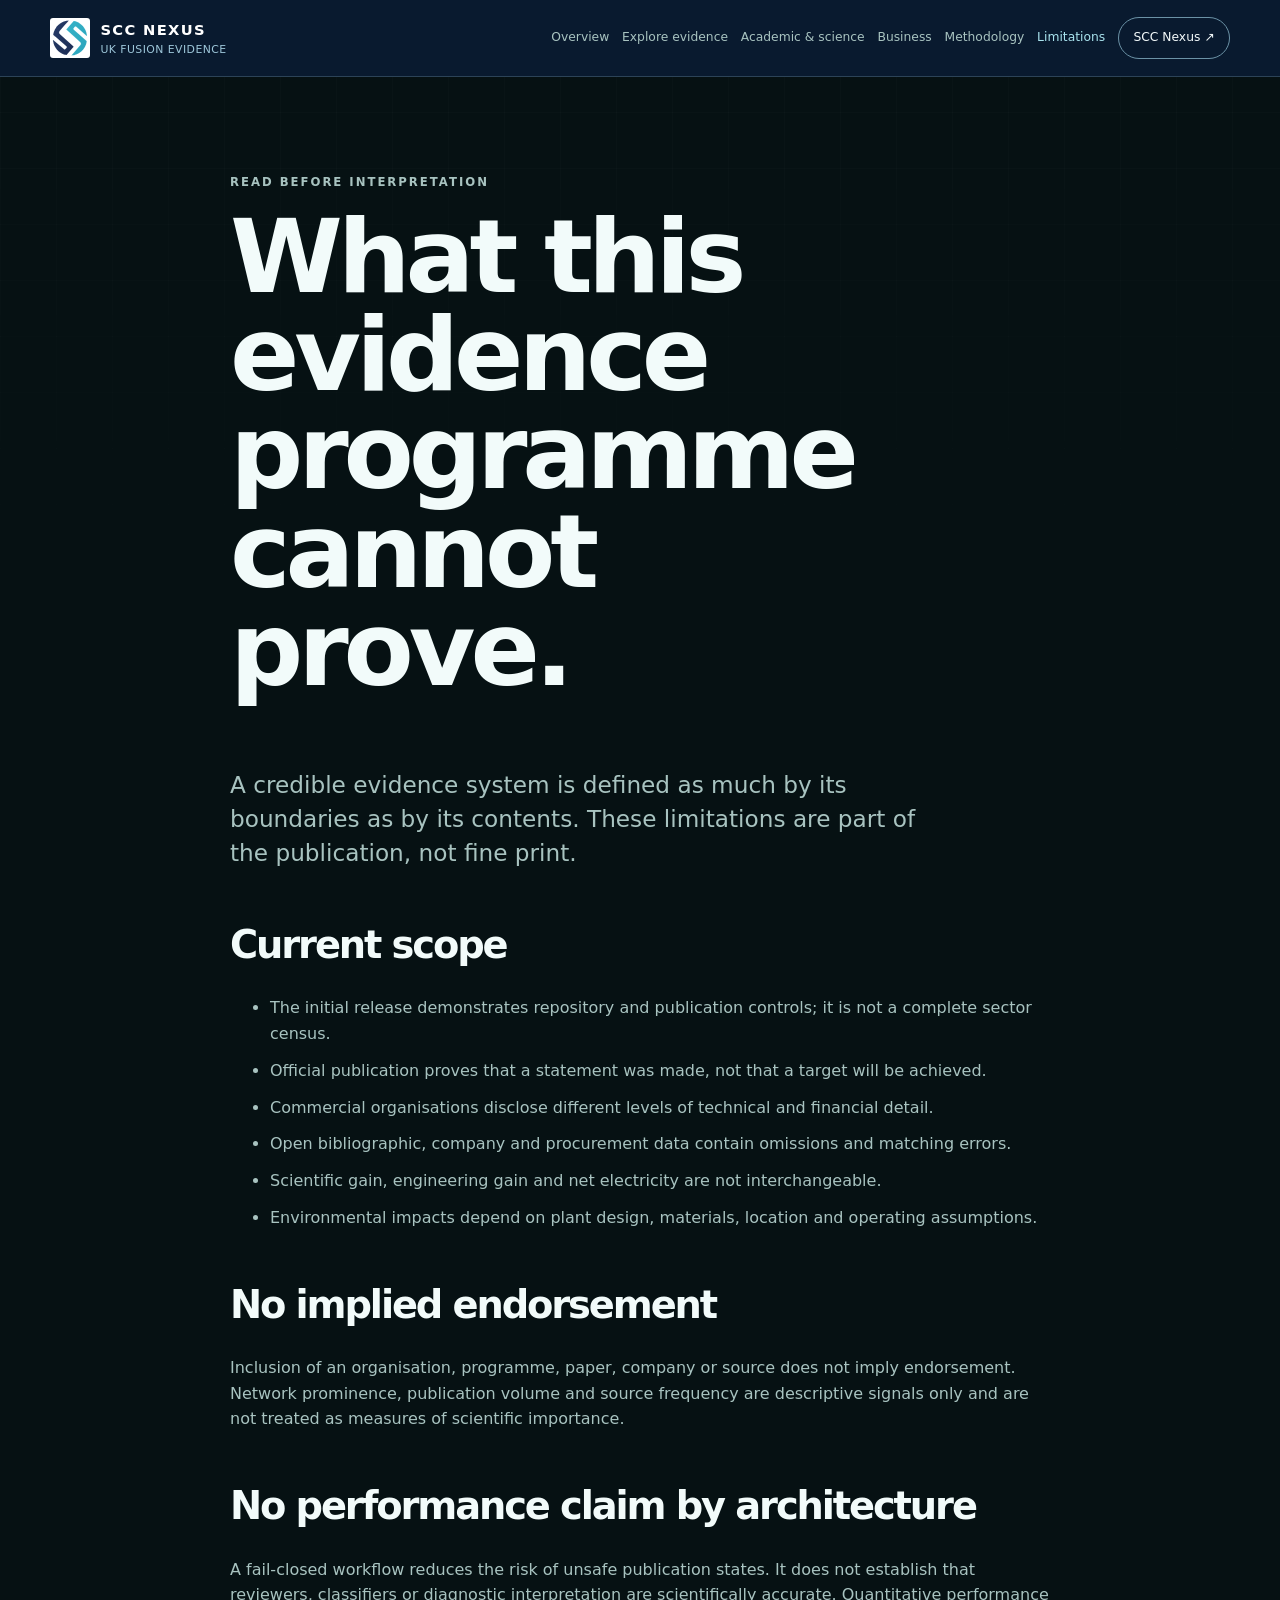
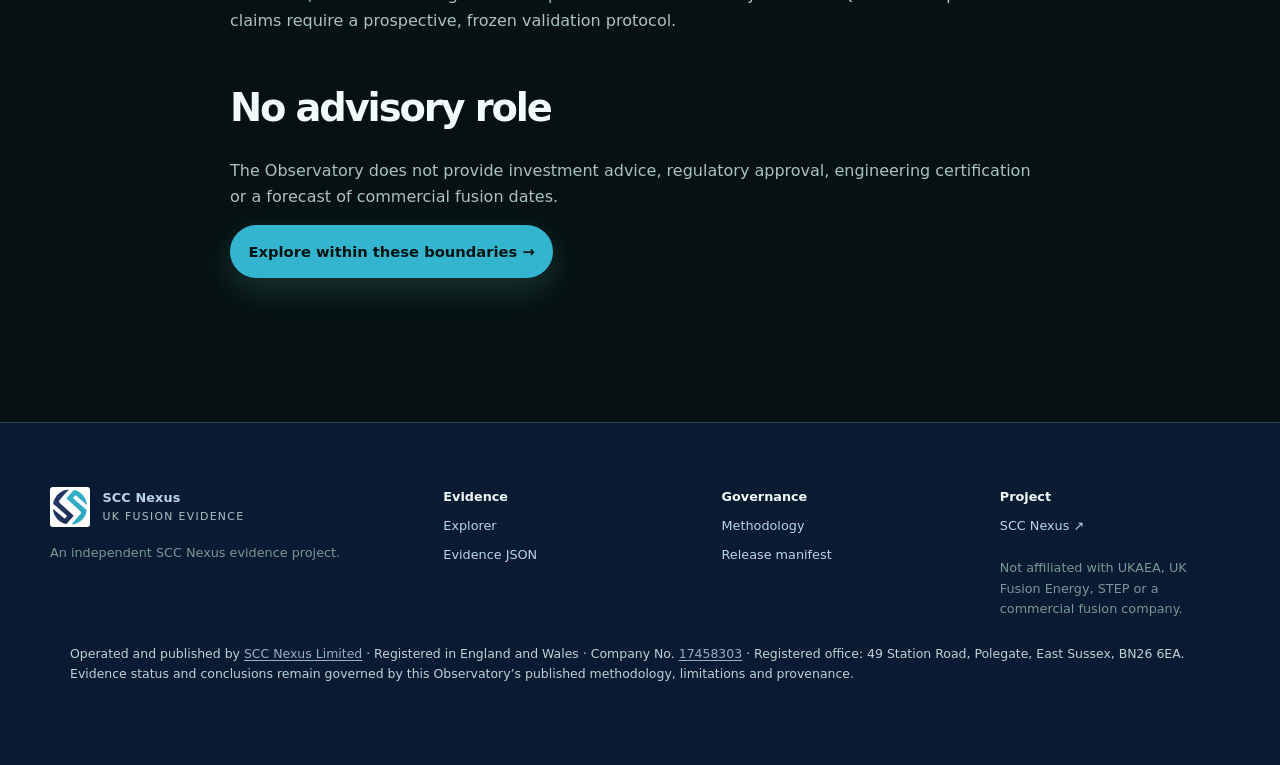
<file: docs/limitations.html>
<!doctype html>
<html lang="en-GB"><head><meta charset="utf-8"><meta name="viewport" content="width=device-width,initial-scale=1"><meta name="description" content="Limitations and interpretation boundaries for SCC Nexus UK Fusion Evidence.">  <meta name="theme-color" content="#071315">
  <meta name="application-name" content="Fusion Evidence">
  <meta name="apple-mobile-web-app-title" content="Fusion Evidence">
  <link rel="icon" href="favicon.svg" type="image/svg+xml">
  <link rel="icon" href="favicon.ico" sizes="any">
  <link rel="icon" href="favicon-32x32.png" type="image/png" sizes="32x32">
  <link rel="apple-touch-icon" href="/assets/brand/apple-touch-icon.png" sizes="180x180">
  <link rel="manifest" href="site.webmanifest">
  <title>Limitations · SCC Nexus UK Fusion Evidence</title><link rel="stylesheet" href="assets/styles.css"><link rel="stylesheet" href="assets/fusion-cross.css?v=20261012-1"><script defer src="assets/app.js"></script></head><body><a class="skip-link" href="#main">Skip to content</a><header class="site-header" data-header><nav class="nav-shell" aria-label="Primary navigation"><a class="brand" href="index.html"><img class="brand-nexus" src="favicon.svg" width="40" height="40" alt=""><span><strong>SCC Nexus</strong><small>UK Fusion Evidence</small></span></a><button class="menu-toggle" type="button" aria-expanded="false" aria-controls="primary-links"><span></span><span></span><span></span><span class="sr-only">Menu</span></button><div class="nav-links" id="primary-links"><a href="index.html">Overview</a><a href="explore.html">Explore evidence</a><a href="research/">Academic &amp; science</a><a href="business/">Business</a><a href="methodology.html">Methodology</a><a aria-current="page" href="limitations.html">Limitations</a><a class="nav-cta" href="https://sccnexus.co.uk/" rel="noopener">SCC Nexus ↗</a></div></nav></header><main id="main" class="prose"><p class="eyebrow">Read before interpretation</p><h1>What this evidence programme cannot prove.</h1><p class="lede">A credible evidence system is defined as much by its boundaries as by its contents. These limitations are part of the publication, not fine print.</p><h2>Current scope</h2><ul><li>The initial release demonstrates repository and publication controls; it is not a complete sector census.</li><li>Official publication proves that a statement was made, not that a target will be achieved.</li><li>Commercial organisations disclose different levels of technical and financial detail.</li><li>Open bibliographic, company and procurement data contain omissions and matching errors.</li><li>Scientific gain, engineering gain and net electricity are not interchangeable.</li><li>Environmental impacts depend on plant design, materials, location and operating assumptions.</li></ul><h2>No implied endorsement</h2><p>Inclusion of an organisation, programme, paper, company or source does not imply endorsement. Network prominence, publication volume and source frequency are descriptive signals only and are not treated as measures of scientific importance.</p><h2>No performance claim by architecture</h2><p>A fail-closed workflow reduces the risk of unsafe publication states. It does not establish that reviewers, classifiers or diagnostic interpretation are scientifically accurate. Quantitative performance claims require a prospective, frozen validation protocol.</p><h2>No advisory role</h2><p>The Observatory does not provide investment advice, regulatory approval, engineering certification or a forecast of commercial fusion dates.</p><p><a class="button button-primary" href="explore.html">Explore within these boundaries →</a></p></main><footer class="site-footer"><div class="shell footer-grid"><div><a class="brand footer-brand" href="index.html"><img class="brand-nexus" src="favicon.svg" width="40" height="40" alt=""><span><strong>SCC Nexus</strong><small>UK Fusion Evidence</small></span></a><p>An independent SCC Nexus evidence project.</p></div><div><strong>Evidence</strong><a href="explore.html">Explorer</a><a href="data/current/evidence.json">Evidence JSON</a></div><div><strong>Governance</strong><a href="methodology.html">Methodology</a><a href="data/current/release-manifest.json">Release manifest</a></div><div><strong>Project</strong><a href="https://sccnexus.co.uk/" rel="noopener">SCC Nexus ↗</a><p>Not affiliated with UKAEA, UK Fusion Energy, STEP or a commercial fusion company.</p></div></div></footer></body></html>
</file>
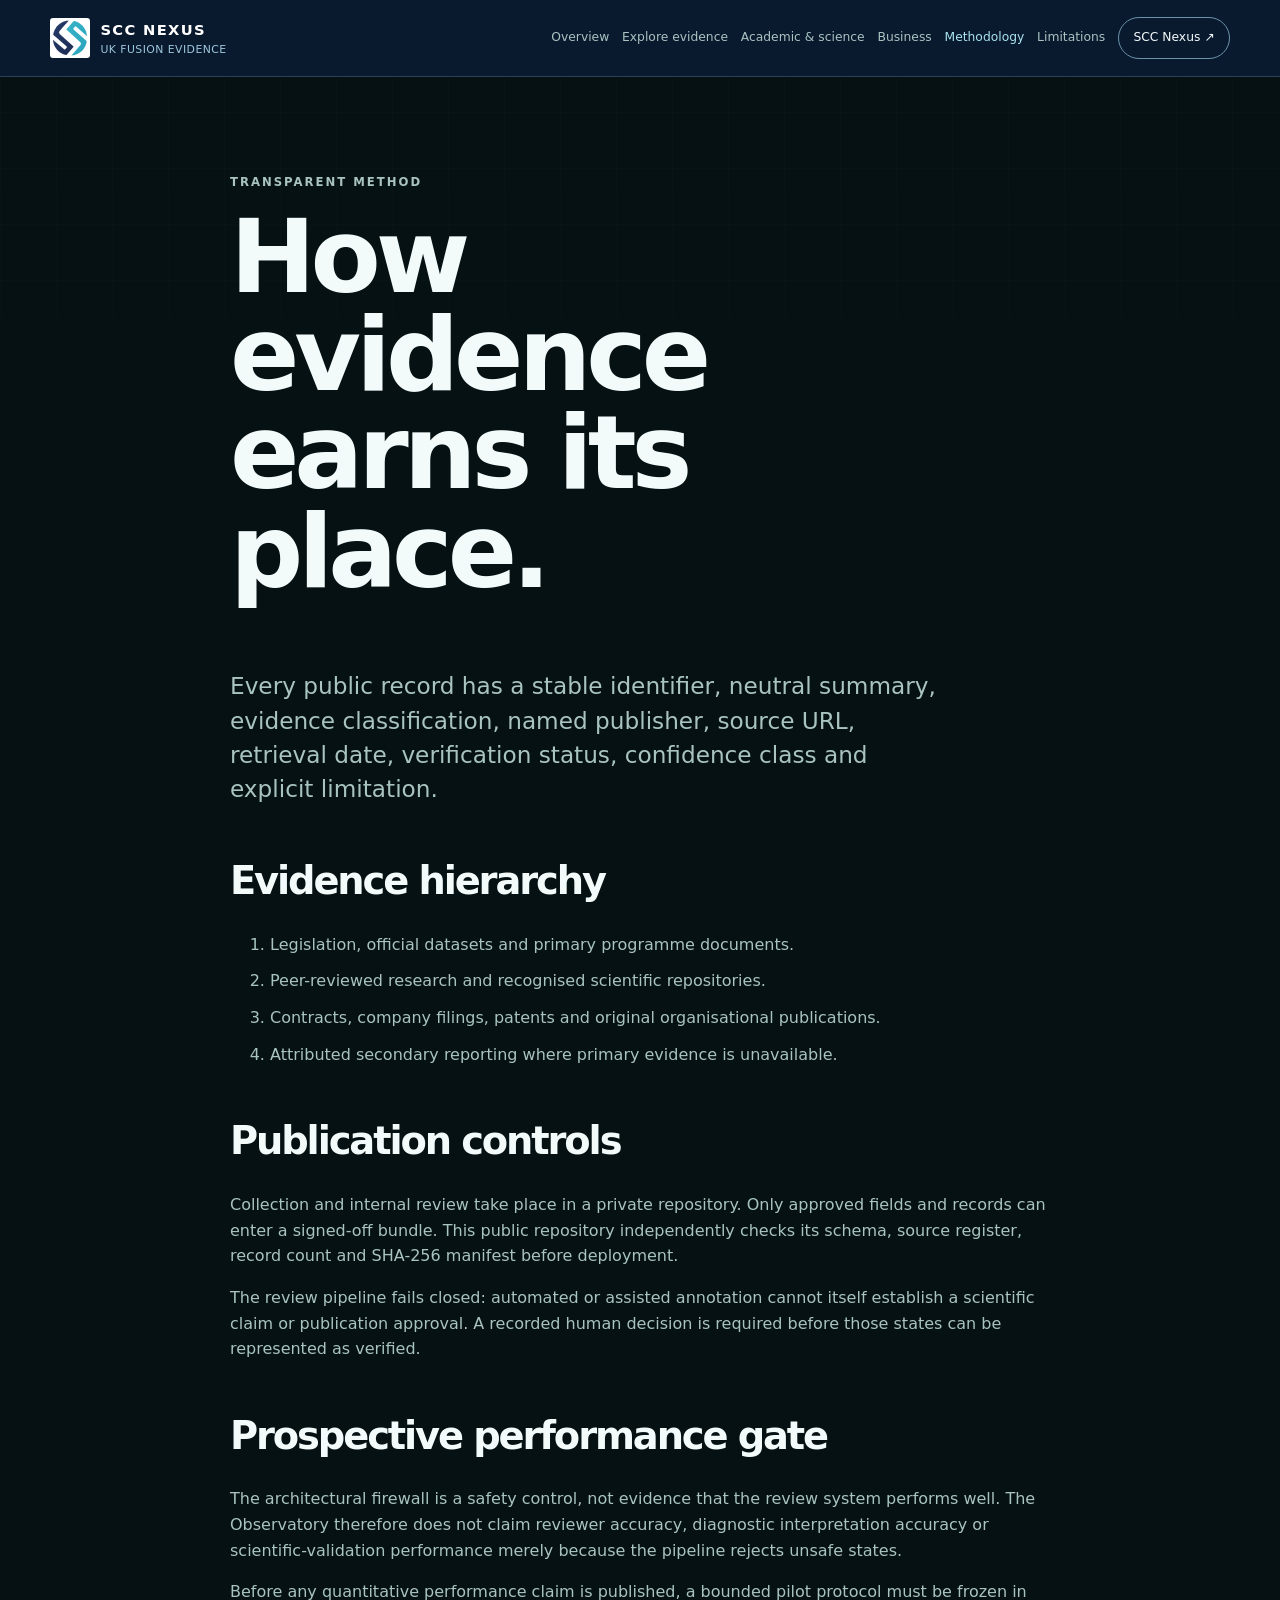
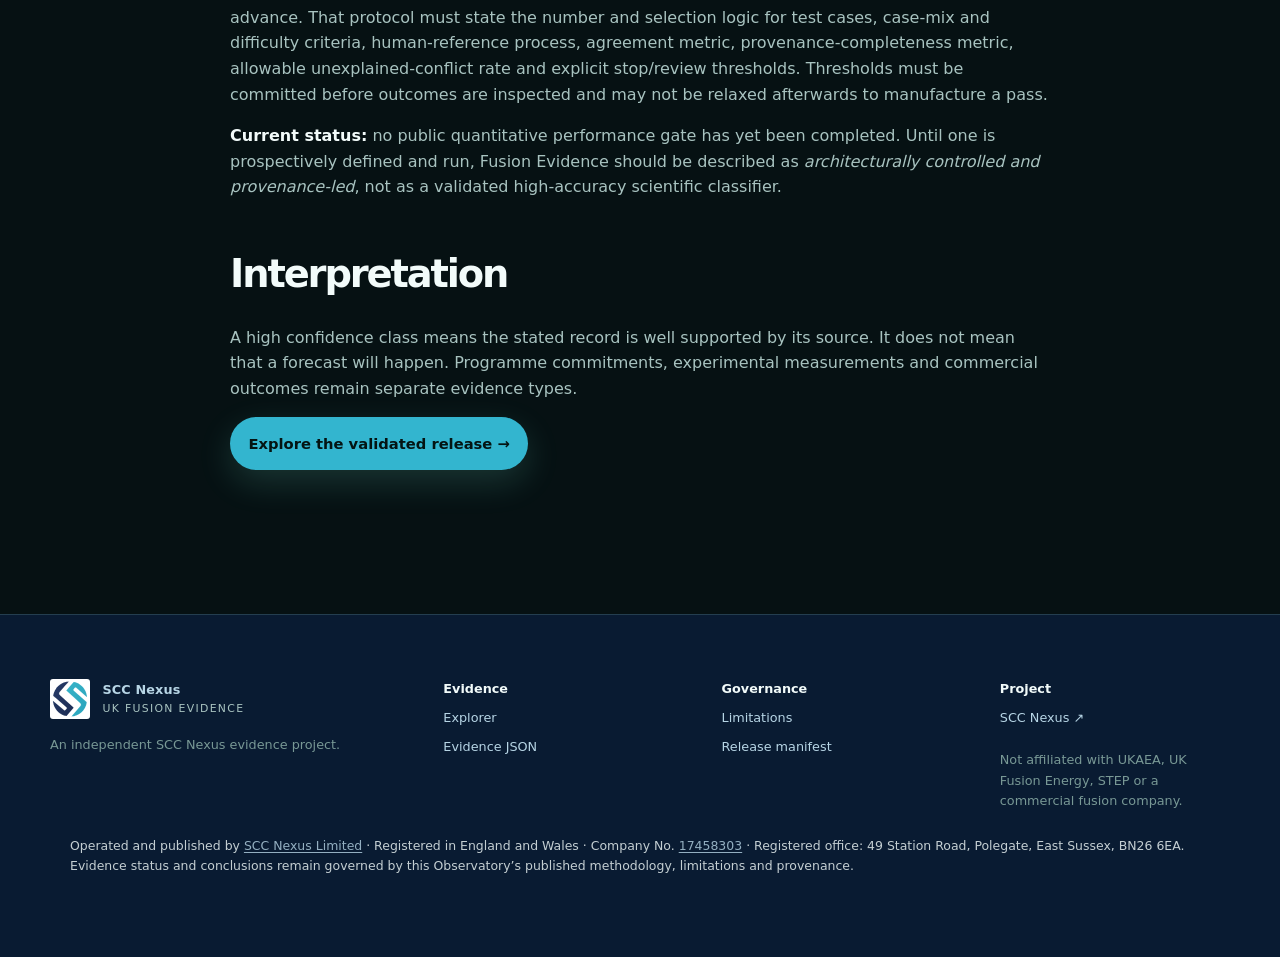
<file: docs/methodology.html>
<!doctype html>
<html lang="en-GB"><head><meta charset="utf-8"><meta name="viewport" content="width=device-width,initial-scale=1"><meta name="description" content="Methodology for SCC Nexus UK Fusion Evidence, including provenance controls, publication firewall and prospective performance-gate rules.">  <meta name="theme-color" content="#071315">
  <meta name="application-name" content="Fusion Evidence">
  <meta name="apple-mobile-web-app-title" content="Fusion Evidence">
  <link rel="icon" href="favicon.svg" type="image/svg+xml">
  <link rel="icon" href="favicon.ico" sizes="any">
  <link rel="icon" href="favicon-32x32.png" type="image/png" sizes="32x32">
  <link rel="apple-touch-icon" href="/assets/brand/apple-touch-icon.png" sizes="180x180">
  <link rel="manifest" href="site.webmanifest">
  <title>Methodology · SCC Nexus UK Fusion Evidence</title><link rel="stylesheet" href="assets/styles.css"><link rel="stylesheet" href="assets/fusion-cross.css?v=20261012-1"><script defer src="assets/app.js"></script></head><body><a class="skip-link" href="#main">Skip to content</a><header class="site-header" data-header><nav class="nav-shell" aria-label="Primary navigation"><a class="brand" href="index.html"><img class="brand-nexus" src="favicon.svg" width="40" height="40" alt=""><span><strong>SCC Nexus</strong><small>UK Fusion Evidence</small></span></a><button class="menu-toggle" type="button" aria-expanded="false" aria-controls="primary-links"><span></span><span></span><span></span><span class="sr-only">Menu</span></button><div class="nav-links" id="primary-links"><a href="index.html">Overview</a><a href="explore.html">Explore evidence</a><a href="research/">Academic &amp; science</a><a href="business/">Business</a><a aria-current="page" href="methodology.html">Methodology</a><a href="limitations.html">Limitations</a><a class="nav-cta" href="https://sccnexus.co.uk/" rel="noopener">SCC Nexus ↗</a></div></nav></header><main id="main" class="prose"><p class="eyebrow">Transparent method</p><h1>How evidence earns its place.</h1><p class="lede">Every public record has a stable identifier, neutral summary, evidence classification, named publisher, source URL, retrieval date, verification status, confidence class and explicit limitation.</p><h2>Evidence hierarchy</h2><ol><li>Legislation, official datasets and primary programme documents.</li><li>Peer-reviewed research and recognised scientific repositories.</li><li>Contracts, company filings, patents and original organisational publications.</li><li>Attributed secondary reporting where primary evidence is unavailable.</li></ol><h2>Publication controls</h2><p>Collection and internal review take place in a private repository. Only approved fields and records can enter a signed-off bundle. This public repository independently checks its schema, source register, record count and SHA-256 manifest before deployment.</p><p>The review pipeline fails closed: automated or assisted annotation cannot itself establish a scientific claim or publication approval. A recorded human decision is required before those states can be represented as verified.</p><h2>Prospective performance gate</h2><p>The architectural firewall is a safety control, not evidence that the review system performs well. The Observatory therefore does not claim reviewer accuracy, diagnostic interpretation accuracy or scientific-validation performance merely because the pipeline rejects unsafe states.</p><p>Before any quantitative performance claim is published, a bounded pilot protocol must be frozen in advance. That protocol must state the number and selection logic for test cases, case-mix and difficulty criteria, human-reference process, agreement metric, provenance-completeness metric, allowable unexplained-conflict rate and explicit stop/review thresholds. Thresholds must be committed before outcomes are inspected and may not be relaxed afterwards to manufacture a pass.</p><p><strong>Current status:</strong> no public quantitative performance gate has yet been completed. Until one is prospectively defined and run, Fusion Evidence should be described as <em>architecturally controlled and provenance-led</em>, not as a validated high-accuracy scientific classifier.</p><h2>Interpretation</h2><p>A high confidence class means the stated record is well supported by its source. It does not mean that a forecast will happen. Programme commitments, experimental measurements and commercial outcomes remain separate evidence types.</p><p><a class="button button-primary" href="explore.html">Explore the validated release →</a></p></main><footer class="site-footer"><div class="shell footer-grid"><div><a class="brand footer-brand" href="index.html"><img class="brand-nexus" src="favicon.svg" width="40" height="40" alt=""><span><strong>SCC Nexus</strong><small>UK Fusion Evidence</small></span></a><p>An independent SCC Nexus evidence project.</p></div><div><strong>Evidence</strong><a href="explore.html">Explorer</a><a href="data/current/evidence.json">Evidence JSON</a></div><div><strong>Governance</strong><a href="limitations.html">Limitations</a><a href="data/current/release-manifest.json">Release manifest</a></div><div><strong>Project</strong><a href="https://sccnexus.co.uk/" rel="noopener">SCC Nexus ↗</a><p>Not affiliated with UKAEA, UK Fusion Energy, STEP or a commercial fusion company.</p></div></div></footer></body></html>
</file>
<file: docs/assets/styles.css>
:root{color-scheme:dark;--bg:#061113;--bg2:#0a171a;--surface:#0e2024;--surface2:#132a2f;--ink:#f2fbfa;--muted:#a8c3c0;--line:rgba(172,239,231,.16);--cyan:#7ef5da;--violet:#a991ff;--coral:#ff8d7b;--warm:#ffd38a;--shadow:0 24px 70px rgba(0,0,0,.28);font-family:Inter,ui-sans-serif,system-ui,-apple-system,BlinkMacSystemFont,"Segoe UI",sans-serif}*{box-sizing:border-box}html{scroll-behavior:smooth}body{margin:0;background:var(--bg);color:var(--ink);line-height:1.6;overflow-x:hidden}body:before{content:"";position:fixed;inset:0;pointer-events:none;background-image:linear-gradient(rgba(255,255,255,.018) 1px,transparent 1px),linear-gradient(90deg,rgba(255,255,255,.018) 1px,transparent 1px);background-size:56px 56px;mask-image:linear-gradient(to bottom,black,transparent 70%);z-index:-1}a{color:var(--cyan);text-underline-offset:.2em}.shell{width:min(1180px,calc(100% - 3rem));margin-inline:auto}.sr-only{position:absolute;width:1px;height:1px;padding:0;margin:-1px;overflow:hidden;clip:rect(0,0,0,0);white-space:nowrap;border:0}.skip-link{position:absolute;left:-9999px;top:1rem;background:#fff;color:#111;padding:.75rem 1rem;z-index:99}.skip-link:focus{left:1rem}.site-header,.page-header{position:sticky;top:0;z-index:50;border-bottom:1px solid transparent;background:linear-gradient(to bottom,rgba(6,17,19,.92),rgba(6,17,19,.7));backdrop-filter:blur(18px)}.site-header.scrolled,.page-header{border-color:var(--line)}.nav-shell,nav{width:min(1180px,calc(100% - 3rem));margin:auto;min-height:76px;display:flex;align-items:center;justify-content:space-between;gap:2rem}.brand{display:inline-flex;align-items:center;gap:.78rem;color:var(--ink);text-decoration:none}.brand-mark{width:34px;height:34px;border:1px solid rgba(126,245,218,.55);border-radius:50%;position:relative;box-shadow:inset 0 0 18px rgba(126,245,218,.13)}.brand-mark:before,.brand-mark:after{content:"";position:absolute;inset:7px -5px;border:1px solid var(--cyan);border-radius:50%;transform:rotate(28deg)}.brand-mark:after{transform:rotate(-28deg);border-color:var(--violet)}.brand strong,.brand small{display:block}.brand strong{font-size:.92rem;letter-spacing:.01em}.brand small{font-size:.68rem;color:var(--muted);letter-spacing:.12em;text-transform:uppercase}.nav-links{display:flex;align-items:center;gap:1.25rem}.nav-links a,nav>div>a{color:var(--muted);font-size:.9rem;text-decoration:none}.nav-links a:hover,nav>div>a:hover{color:var(--ink)}.nav-cta{padding:.62rem .9rem;border:1px solid var(--line);border-radius:999px}.menu-toggle{display:none;background:transparent;border:0;padding:.5rem}.menu-toggle span:not(.sr-only){display:block;width:24px;height:1px;background:var(--ink);margin:5px 0}.section-pad{padding:7rem 0}.eyebrow{display:flex;align-items:center;gap:.55rem;color:var(--cyan);font-size:.73rem;letter-spacing:.17em;text-transform:uppercase;font-weight:800;margin:0 0 1rem}.status-dot{width:7px;height:7px;border-radius:50%;background:var(--cyan);box-shadow:0 0 0 6px rgba(126,245,218,.08),0 0 18px var(--cyan)}h1,h2,h3{margin-top:0}h1,h2{letter-spacing:-.055em;line-height:.96}h2{font-size:clamp(2.45rem,5vw,4.7rem);max-width:13ch}.section-intro{max-width:780px;margin-bottom:3.4rem}.section-intro>p:last-child{max-width:680px;color:var(--muted);font-size:1.08rem}.hero-v2{min-height:calc(100vh - 76px);position:relative;display:grid;align-items:center;border-bottom:1px solid var(--line);overflow:hidden;background:radial-gradient(circle at 75% 45%,rgba(169,145,255,.11),transparent 28%),radial-gradient(circle at 68% 55%,rgba(126,245,218,.1),transparent 34%)}.hero-grid{display:grid;grid-template-columns:1.15fr .85fr;gap:6rem;align-items:center;padding:7rem 0 8rem;position:relative;z-index:2}.hero-copy-v2 h1{font-size:clamp(4rem,8.7vw,8.8rem);max-width:8.7ch;margin:.2rem 0 1.8rem}.kinetic{background:linear-gradient(100deg,var(--cyan),#fff 42%,var(--violet) 72%,var(--coral));-webkit-background-clip:text;background-clip:text;color:transparent;font-weight:800}.lede{max-width:720px;color:var(--muted);font-size:clamp(1.15rem,2vw,1.45rem);line-height:1.48}.hero-actions{display:flex;flex-wrap:wrap;gap:.8rem;margin:2.2rem 0}.button{display:inline-flex;align-items:center;gap:.65rem;text-decoration:none;padding:.9rem 1.15rem;border-radius:999px;font-weight:750;font-size:.92rem;transition:transform .2s ease,border-color .2s ease,background .2s ease}.button:hover{transform:translateY(-2px)}.button-primary{color:#041413;background:var(--cyan);box-shadow:0 12px 34px rgba(126,245,218,.16)}.button-quiet{color:var(--ink);border:1px solid var(--line);background:rgba(255,255,255,.025)}.hero-note{color:#799b98;font-size:.78rem;max-width:650px}.hero-console{background:linear-gradient(180deg,rgba(18,42,47,.84),rgba(8,24,27,.92));border:1px solid var(--line);border-radius:26px;padding:1.2rem;box-shadow:var(--shadow);backdrop-filter:blur(16px);transform:rotate(1.3deg)}.console-top{display:flex;justify-content:space-between;gap:1rem;align-items:center;color:var(--muted);font-size:.68rem;letter-spacing:.14em;padding:.5rem .4rem 1rem}.live-pill{color:var(--cyan);border:1px solid rgba(126,245,218,.28);border-radius:999px;padding:.3rem .55rem}.console-path{display:grid;gap:.6rem}.console-path>div{display:grid;grid-template-columns:36px 1fr;gap:.1rem .8rem;padding:.9rem;border:1px solid rgba(255,255,255,.06);border-radius:14px;background:rgba(255,255,255,.02)}.console-path span{grid-row:1/3;color:#678986;font-size:.72rem}.console-path strong{font-size:.95rem}.console-path small{color:var(--muted)}.console-path .active{border-color:rgba(126,245,218,.28);box-shadow:inset 0 0 28px rgba(126,245,218,.04)}.hero-console>p{color:var(--muted);font-size:.78rem;margin:1rem .5rem .3rem}.field{position:absolute;right:-10vw;top:50%;width:min(62vw,900px);aspect-ratio:1;transform:translateY(-50%);opacity:.65}.orbit,.core{position:absolute;border-radius:50%;inset:17%;border:1px solid rgba(126,245,218,.32);box-shadow:0 0 60px rgba(126,245,218,.06)}.orbit-a{transform:rotateX(68deg) rotateZ(18deg);animation:spinA 18s linear infinite}.orbit-b{inset:25%;border-color:rgba(169,145,255,.35);transform:rotateY(68deg) rotateZ(-22deg);animation:spinB 22s linear infinite}.core{inset:42%;background:radial-gradient(circle,#fff 0,var(--cyan) 9%,rgba(126,245,218,.08) 40%,transparent 70%);border:0;filter:blur(.2px);box-shadow:0 0 90px rgba(126,245,218,.25)}.scroll-cue{position:absolute;left:50%;bottom:1.5rem;transform:translateX(-50%);color:#73938f;text-decoration:none;font-size:.72rem;letter-spacing:.08em;text-transform:uppercase;z-index:3}.pulse-section{background:linear-gradient(180deg,#071517,#091b1f)}.metric-grid{display:grid;grid-template-columns:repeat(4,1fr);gap:1px;background:var(--line);border:1px solid var(--line);border-radius:24px;overflow:hidden}.metric-card{background:var(--bg2);padding:2rem}.metric-label{display:block;color:var(--muted);font-size:.72rem;text-transform:uppercase;letter-spacing:.12em}.metric-value{display:block;font-size:clamp(2.8rem,5vw,5rem);letter-spacing:-.06em;line-height:1;margin:.8rem 0}.metric-word,.metric-date{font-size:clamp(1.5rem,3vw,2.7rem);letter-spacing:-.04em}.metric-card small{color:#698b88}.journey{background:radial-gradient(circle at 10% 20%,rgba(255,141,123,.07),transparent 30%)}.journey-track{display:grid;grid-template-columns:repeat(4,1fr);position:relative;border-top:1px solid var(--line)}.journey-track:before{content:"";position:absolute;left:0;right:0;top:-1px;height:1px;background:linear-gradient(90deg,var(--coral),var(--warm),var(--cyan),var(--violet))}.journey-track article{padding:2rem 2rem 1rem 0}.journey-track span,.domain span,.rule-grid span{color:var(--cyan);font-size:.67rem;letter-spacing:.14em}.journey-track h3{font-size:1.35rem;line-height:1.15;margin:.8rem 0}.journey-track p{color:var(--muted);font-size:.9rem}.landscape{background:#edf5f3;color:#0d201f}.landscape .eyebrow{color:#176b5c}.landscape .section-intro>p:last-child{color:#4b6461}.landscape-grid{display:grid;grid-template-columns:.8fr 1.2fr;gap:5rem;align-items:center}.text-link{font-weight:800;color:#0d4f45}.domain-map{display:grid;grid-template-columns:1fr 1fr;gap:1rem}.domain{min-height:210px;border:1px solid rgba(8,48,43,.12);border-radius:26px;padding:1.6rem;display:flex;flex-direction:column;justify-content:flex-end;background:rgba(255,255,255,.48);transition:transform .25s ease,box-shadow .25s ease}.domain:hover{transform:translateY(-4px);box-shadow:0 20px 45px rgba(12,56,50,.08)}.domain:nth-child(2),.domain:nth-child(4){transform:translateY(2rem)}.domain:nth-child(2):hover,.domain:nth-child(4):hover{transform:translateY(calc(2rem - 4px))}.domain strong{font-size:1.25rem;margin:.4rem 0}.domain small{color:#58706d}.principles-v2{background:var(--bg)}.rule-grid{display:grid;grid-template-columns:repeat(4,1fr);gap:1rem}.rule-grid article{padding:1.5rem;border-top:1px solid var(--line);background:linear-gradient(180deg,rgba(255,255,255,.025),transparent)}.rule-grid h3{margin:.8rem 0;font-size:1.3rem}.rule-grid p{color:var(--muted);font-size:.9rem}.evidence-v2{background:#09191c;border-top:1px solid var(--line)}.section-heading{display:flex;justify-content:space-between;gap:2rem;align-items:end;margin-bottom:2rem}.release-status{color:var(--muted);font-size:.85rem;text-align:right}.evidence-toolbar{margin-bottom:1.4rem}.evidence-toolbar label{display:block;font-size:.72rem;text-transform:uppercase;letter-spacing:.12em;color:var(--muted);margin-bottom:.5rem}.evidence-toolbar input{width:min(100%,620px);padding:1rem 1.1rem;border-radius:14px;border:1px solid var(--line);background:#061214;color:var(--ink);font:inherit;outline:none}.evidence-toolbar input:focus{border-color:var(--cyan);box-shadow:0 0 0 3px rgba(126,245,218,.08)}.records-v2{display:grid;gap:1rem}.record{background:linear-gradient(145deg,rgba(18,43,48,.84),rgba(9,24,27,.9));border:1px solid var(--line);border-radius:22px;padding:1.5rem 1.6rem;display:grid;grid-template-columns:190px 1fr auto;gap:1.4rem;align-items:start}.record-meta{color:var(--cyan);font-size:.7rem;text-transform:uppercase;letter-spacing:.09em}.record h3{font-size:1.35rem;margin:0 0 .55rem}.record p{color:var(--muted);margin:.2rem 0}.record .limitation{border-left:2px solid var(--warm);padding-left:.8rem;margin-top:.8rem;font-size:.88rem}.record-link{white-space:nowrap}.limits-callout{background:linear-gradient(120deg,#261d1c,#0e1e21 55%,#111b26)}.limits-grid{display:grid;grid-template-columns:.9fr 1.1fr;gap:5rem;align-items:center}.limits-grid p{color:#c4ccc9;font-size:1.1rem}.site-footer{border-top:1px solid var(--line);padding:4rem 0;background:#041012}.footer-grid{display:grid;grid-template-columns:1.5fr repeat(3,1fr);gap:3rem}.footer-grid>div:not(:first-child){display:flex;flex-direction:column;gap:.55rem}.footer-grid strong{font-size:.8rem}.footer-grid a,.footer-grid p{color:#789895;font-size:.8rem}.footer-grid a{text-decoration:none}.footer-brand{margin-bottom:1rem}.page-header nav{min-height:76px}.prose{width:min(820px,calc(100% - 3rem));margin:auto;padding:6rem 0 8rem;min-height:70vh}.prose h1{font-size:clamp(3.5rem,8vw,7rem);max-width:10ch}.prose h2{font-size:clamp(1.8rem,3vw,2.6rem);margin-top:3.5rem;max-width:none}.prose p,.prose li{color:var(--muted)}.prose li{margin-bottom:.7rem}.prose strong{color:var(--ink)}.reveal{opacity:1;transform:none}.js .reveal{opacity:0;transform:translateY(18px);transition:opacity .7s ease,transform .7s ease}.js .reveal.visible{opacity:1;transform:none}@keyframes spinA{to{transform:rotateX(68deg) rotateZ(378deg)}}@keyframes spinB{to{transform:rotateY(68deg) rotateZ(-382deg)}}@media(max-width:900px){.hero-grid,.landscape-grid,.limits-grid{grid-template-columns:1fr;gap:3rem}.hero-grid{padding-top:5rem}.hero-console{max-width:650px}.metric-grid,.rule-grid{grid-template-columns:1fr 1fr}.journey-track{grid-template-columns:1fr 1fr}.footer-grid{grid-template-columns:1fr 1fr}.field{right:-32vw;width:110vw;opacity:.28}}@media(max-width:720px){.shell,.nav-shell,nav,.prose{width:min(100% - 2rem,1180px)}.menu-toggle{display:block;position:relative;z-index:53}.nav-links{position:fixed;inset:0;background:rgba(4,16,18,.98);padding:7rem 1.5rem 2rem;display:flex;flex-direction:column;align-items:flex-start;gap:1.2rem;transform:translateX(100%);transition:transform .28s ease;z-index:52}.nav-links.open{transform:none}.nav-links a{font-size:1.55rem;color:var(--ink)}body.menu-open{overflow:hidden}.hero-v2{min-height:auto}.hero-grid{padding:5rem 0 7rem}.hero-copy-v2 h1{font-size:clamp(3.5rem,16vw,5.6rem)}.hero-actions{align-items:stretch;flex-direction:column}.button{justify-content:center}.section-pad{padding:5rem 0}.metric-grid,.rule-grid,.journey-track,.domain-map{grid-template-columns:1fr}.domain:nth-child(2),.domain:nth-child(4),.domain:nth-child(2):hover,.domain:nth-child(4):hover{transform:none}.record{grid-template-columns:1fr}.section-heading{align-items:flex-start;flex-direction:column}.release-status{text-align:left}.footer-grid{grid-template-columns:1fr}.scroll-cue{display:none}}@media(prefers-reduced-motion:reduce){html{scroll-behavior:auto}.orbit-a,.orbit-b{animation:none}.js .reveal{opacity:1;transform:none;transition:none}.button,.domain{transition:none}}
</file>
<file: docs/assets/fusion-cross.css>
/* Keep legacy evidence and methodology pages visually tied to SCC Nexus. */
:root{--cyan:#33b5cf;--violet:#739fbb}.site-header{background:rgba(10,27,48,.98);border-color:#2c4357}.site-header .brand{gap:.65rem}.site-header .brand-nexus,.footer-brand .brand-nexus{width:40px;height:40px;background:#fff;border-radius:3px;padding:2px;object-fit:contain}.site-header .brand strong,.footer-brand .brand strong{color:#fff;text-transform:uppercase;letter-spacing:.09em}.site-header .brand small,.footer-brand .brand small{color:#9dc6d9;letter-spacing:.04em}.nav-links a{font-size:.77rem}.nav-links a[aria-current]{color:#a9e3ee}.nav-links .nav-cta{border-color:#6b92a6;color:#f4fafb}.site-footer{background:#091b32}.site-footer .footer-brand{display:flex;align-items:center}.site-footer a{color:#b7d5e5}.site-header .menu-toggle span{background:#fff}.prose h1{letter-spacing:-.05em}@media(max-width:720px){.nav-links{background:#091b32}.nav-links a{font-size:1.24rem}}
.nav-links{gap:.8rem}.nav-links a{white-space:nowrap}.nav-shell{gap:1.1rem}@media(min-width:721px) and (max-width:1150px){.nav-links{gap:.42rem}.nav-links a{font-size:.7rem}.nav-cta{padding:.4rem .55rem}}
</file>
